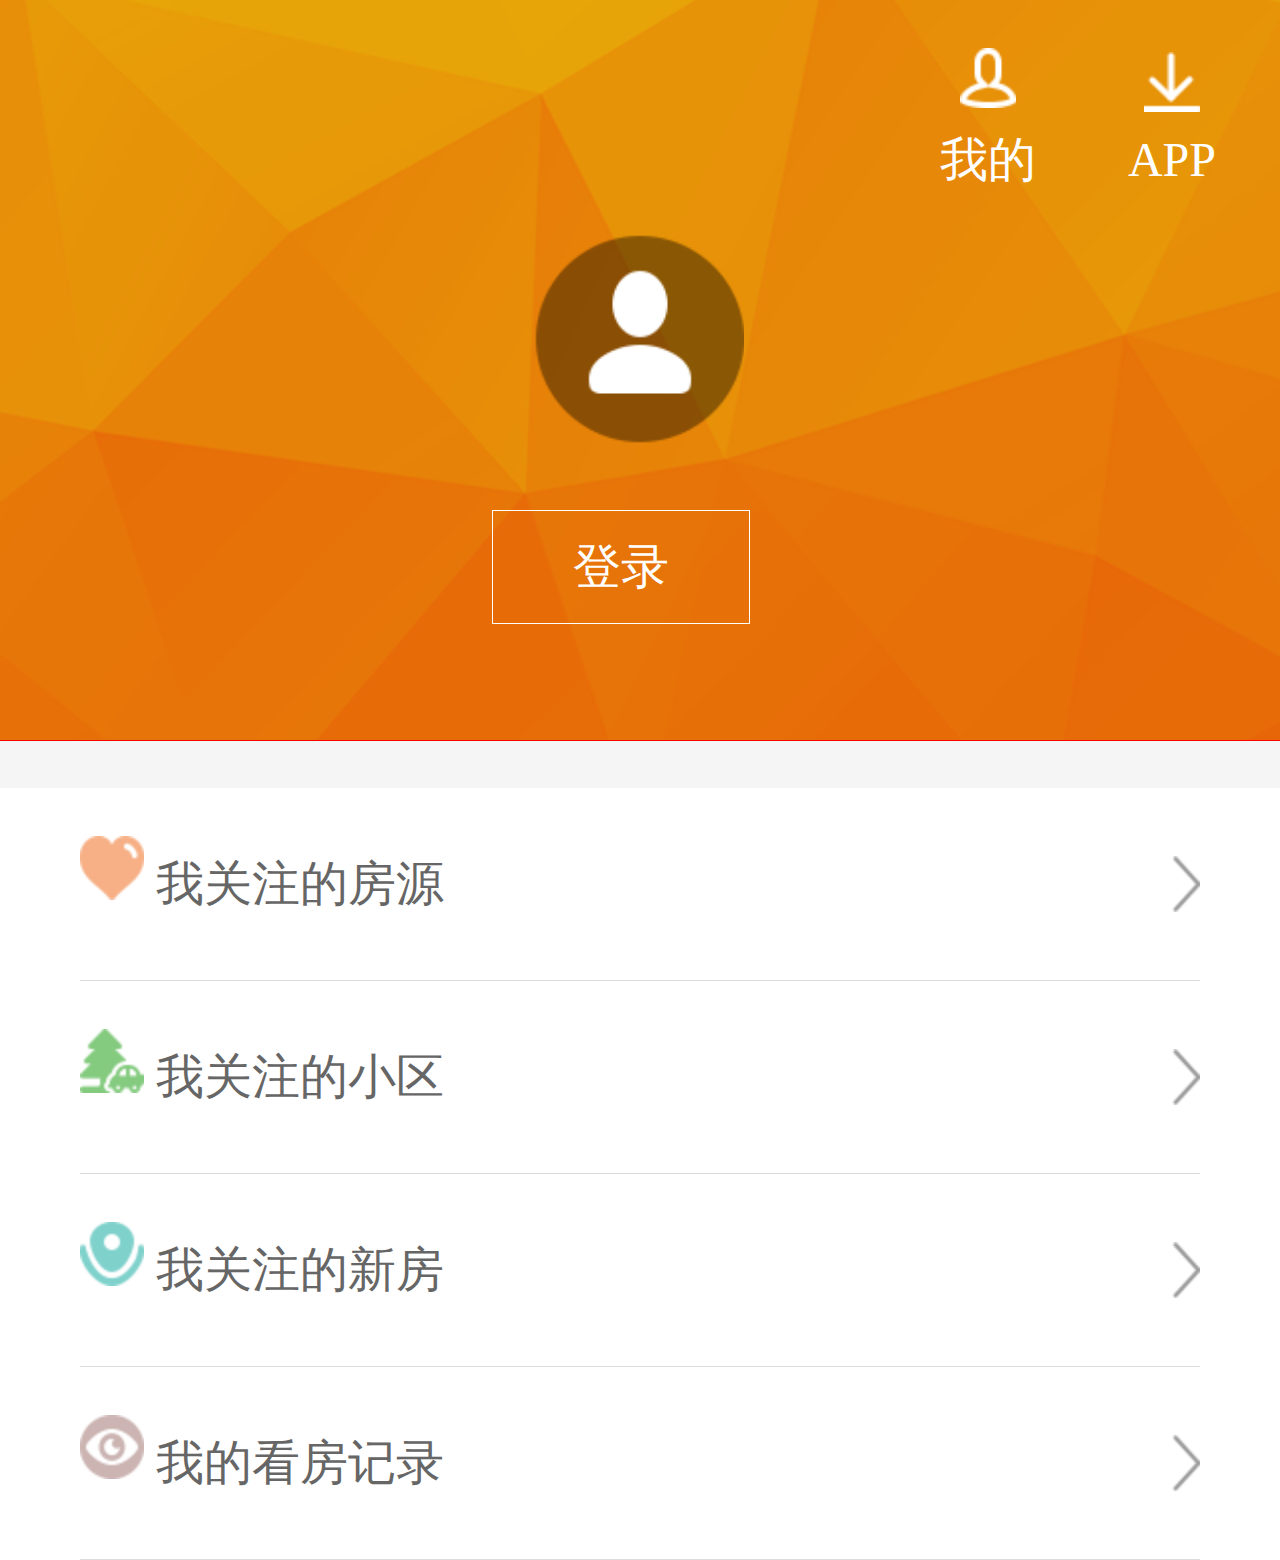
<file: my.html>
<!DOCTYPE html>
<html>
<head lang="en">
    <meta charset="UTF-8">
    <meta name="viewport"
          content="width=device-width, user-scalable=no, initial-scale=1.0, maximum-scale=1.0, minimum-scale=1.0"/>

    <title>找房无忧-我的页面</title>
    <link rel="stylesheet" href="css/reset.css"/>
    <link rel="stylesheet" href="css/my.css"/>

</head>
<body>
<!--头部-->
<section class="head">
    <img class="bg" src="image/my/bg1.png" alt=""/>
    <div class="downList">
        <a href="#">我的</a>
        <a href="#">APP</a>
    </div>
    <img class="logo" src="image/my/urse2.png" alt=""/>
    <a class="login" href="#">登录</a>
</section>

<section class="userList">
    <ul>
        <li>
            <img src="image/my/icon1.png" alt=""/>
            <a href="#">我关注的房源</a>
        </li>
        <li>
            <img src="image/my/icon2.png" alt=""/>
            <a href="#">我关注的小区</a>
        </li>
        <li>
            <img src="image/my/icon3.png" alt=""/>
            <a href="#">我关注的新房</a>
        </li>
        <li>
            <img src="image/my/icon4.png" alt=""/>
            <a href="#">我的看房记录</a>
        </li>
    </ul>
</section>


<script src="js/rem.js"></script>
</body>
</html>
</file>
<file: css/my.css>
body{
    background: #f5f5f5;
}
.head{
    outline: 1px solid red;
    position: relative;
}
.head .bg{
    width: 100%;
    vertical-align: top;
}
.downList{
    position: absolute;
    top: 0.12rem;
    right: 0.16rem;

}
.downList a{
    color: #ffffff;
    margin-left: 0.2rem;
    height: 0.32rem;
    display: inline-block;
    padding-top: 0.2rem;
    box-sizing: border-box;
    text-align: center;
}
.downList a:first-of-type{
    background: url("../image/my/urse.png") center 0 no-repeat;
    background-size: 0.14rem 0.15rem;
}
.downList a:last-of-type{
    background: url("../image/my/down.png") center 0 no-repeat;
    background-size: 0.14rem 0.15rem;
}
.head .logo{
    width: 0.53rem;
    height: 0.53rem;
    position: absolute;
    left: 1.33rem;
    top: 0.58rem;
}
.head .login{
    position: absolute;
    left: 1.23rem;
    bottom: 0.29rem;
    color: #ffffff;
    border: 1px solid #ffffff;
    padding: 0.06rem 0.2rem;
}
.userList{
    margin-top: 0.12rem;
     background: #ffffff;
    padding: 0 0.2rem;
}
.userList li{
    height: 0.48rem;
    line-height: 0.48rem;
    border-bottom: 1px solid #dcdcdc;
    background: url("../image/my/right.png") right center no-repeat;
    background-size:0.07rem 0.14rem ;

}
.userList img{
    width: 0.16rem;
    height: 0.16rem;
}

.rentalAddr{
    height: 0.36rem;
    line-height: 0.36rem;
    background: #ffffff;
    border-bottom: 1px solid #c5c5c5;
    padding-left: 0.15rem;
}




/*我的登录页面*/
.ueserLogin{
    width: 100%;
    height: 1.4rem;
    background: url("../image/my/bg2.png") 0 0 no-repeat;
    background-size: contain;
}
.ueserLogin .ueser{
    width: 0.54rem;
    height: 0.54rem;
    margin-left: 1.33rem;
    margin-top: 0.18rem;
}
.ueserLogin p{
    text-align: center;
    margin-top: 0.28rem;
    color: #ffffff;
}
.myLoginList{
    background: #ffffff;
    border-bottom: 1px solid #dcdcdc;

}
.myLoginList li a{
    display: block;
    height: 0.43rem;
    line-height: 0.43rem;
    border-bottom: 1px solid #dcdcdc;
    background: url("../image/my/right.png") right center no-repeat;
    background-size: 0.07rem 0.14rem;
    margin-right: 0.24rem;
    margin-left: 0.14rem;
}
.myLoginList li:last-of-type a{
    border-bottom: none;
}
.loginBtn{
    display: inline-block;
    width: 2.99rem;
    height: 0.38rem;
    background: #ffffff;
    color: #ff8a00;
    border: 1px solid #dcdcdc;
    text-align: center;
    line-height: 0.38rem;
    margin: 0.3rem 0.1rem;
}


/*------------------------------------------------------------------------*/
/*重用SecondHandList中的列表的代码*/
.secondContent{
    padding: 0 0.2rem;
    font-size: 0.12rem;
}
.secondContent li{
    padding: 0.2rem 0;
    border-bottom: 1px solid #ff8a00;
    display: flex;
    justify-content: space-between;
    align-items: center;
}
.secondContent li:last-of-type{
    border-bottom: none;
}
.secondContent .left img{
    width: 0.81rem;
    height: 0.81rem;
}
.secondContent .right{
    width: 1.87rem;
    overflow: hidden;
    white-space: nowrap;
    text-overflow: clip;
}
.secondContent .right h2{
    font-size: 0.14rem;
}
.secondContent .right p{
    color: #000;
    line-height: 0.21rem;
}
.secondContent .right p:first-of-type{
    margin-top: 0.05rem;
}
.secondContent .right strong{
    color: #ff8a00;
    margin-left: 0.18rem;
}

/*------------------------------------------------------------------------*/
</file>
